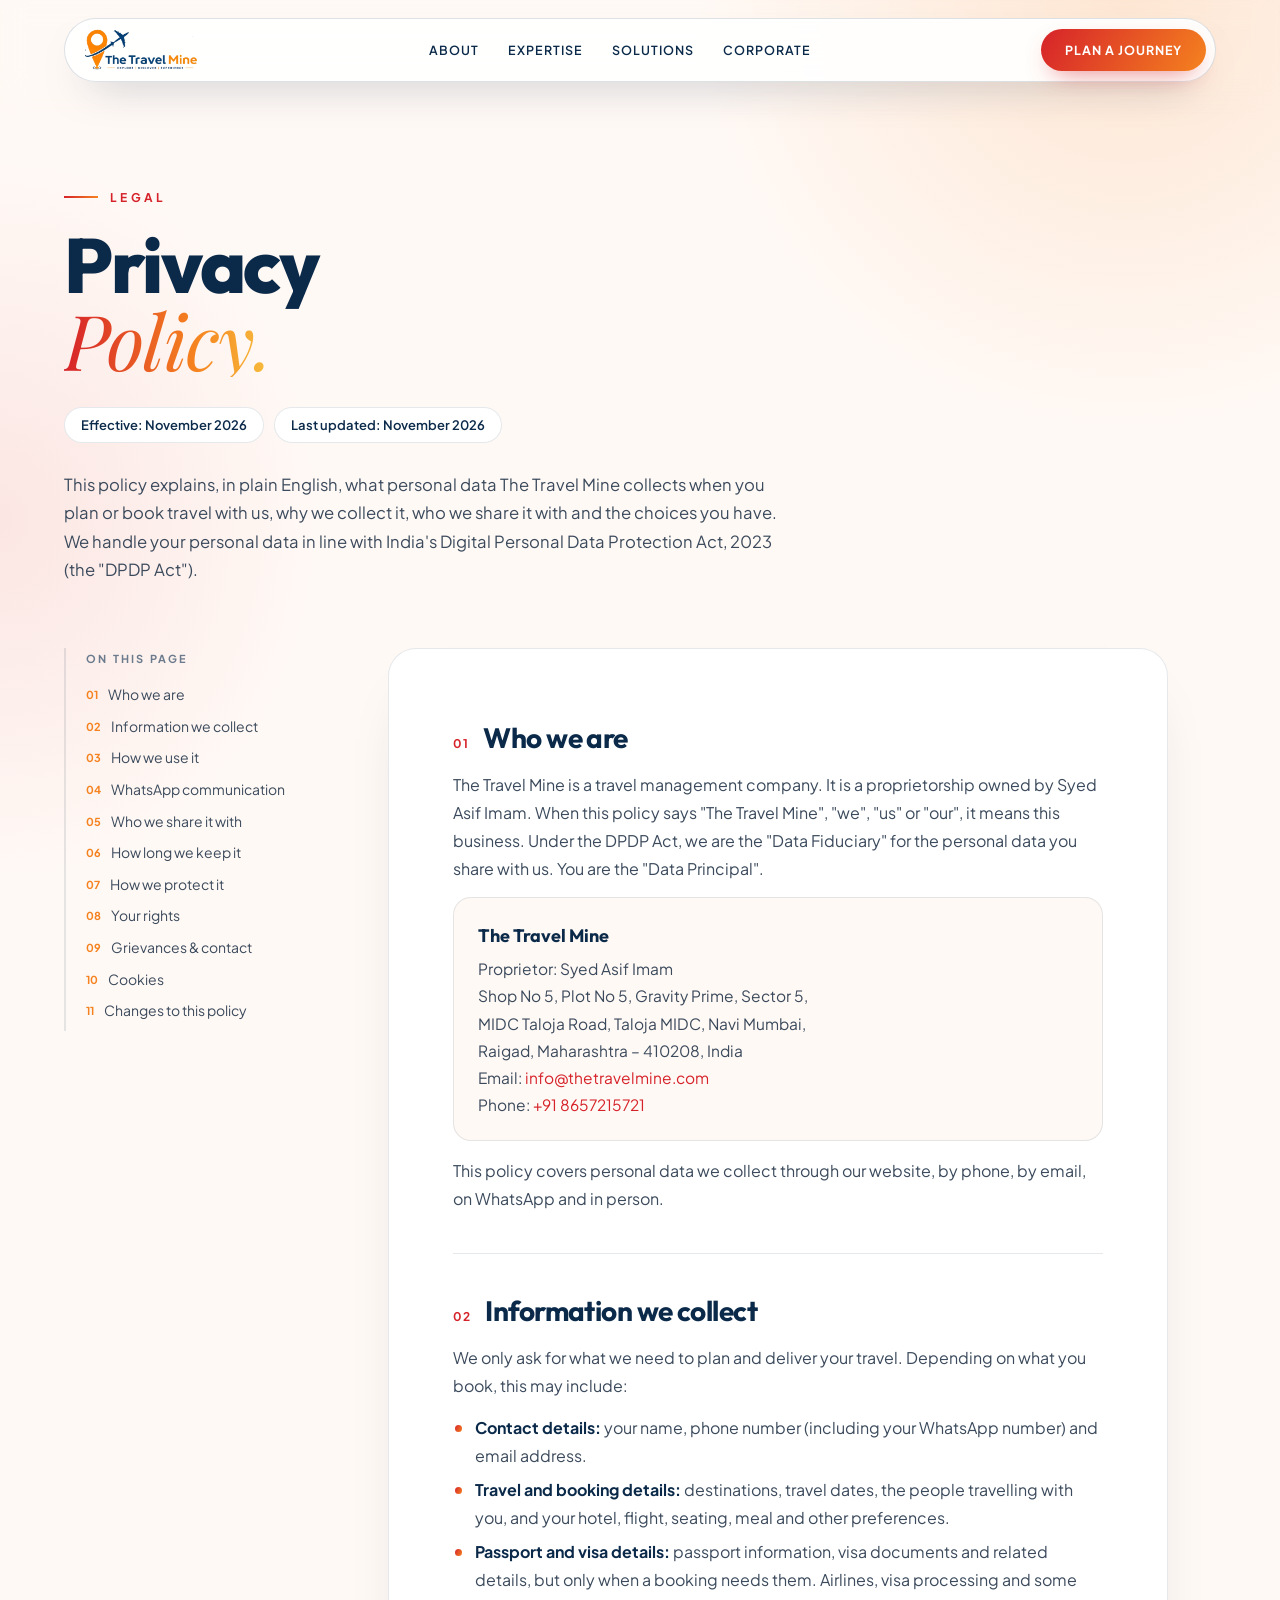
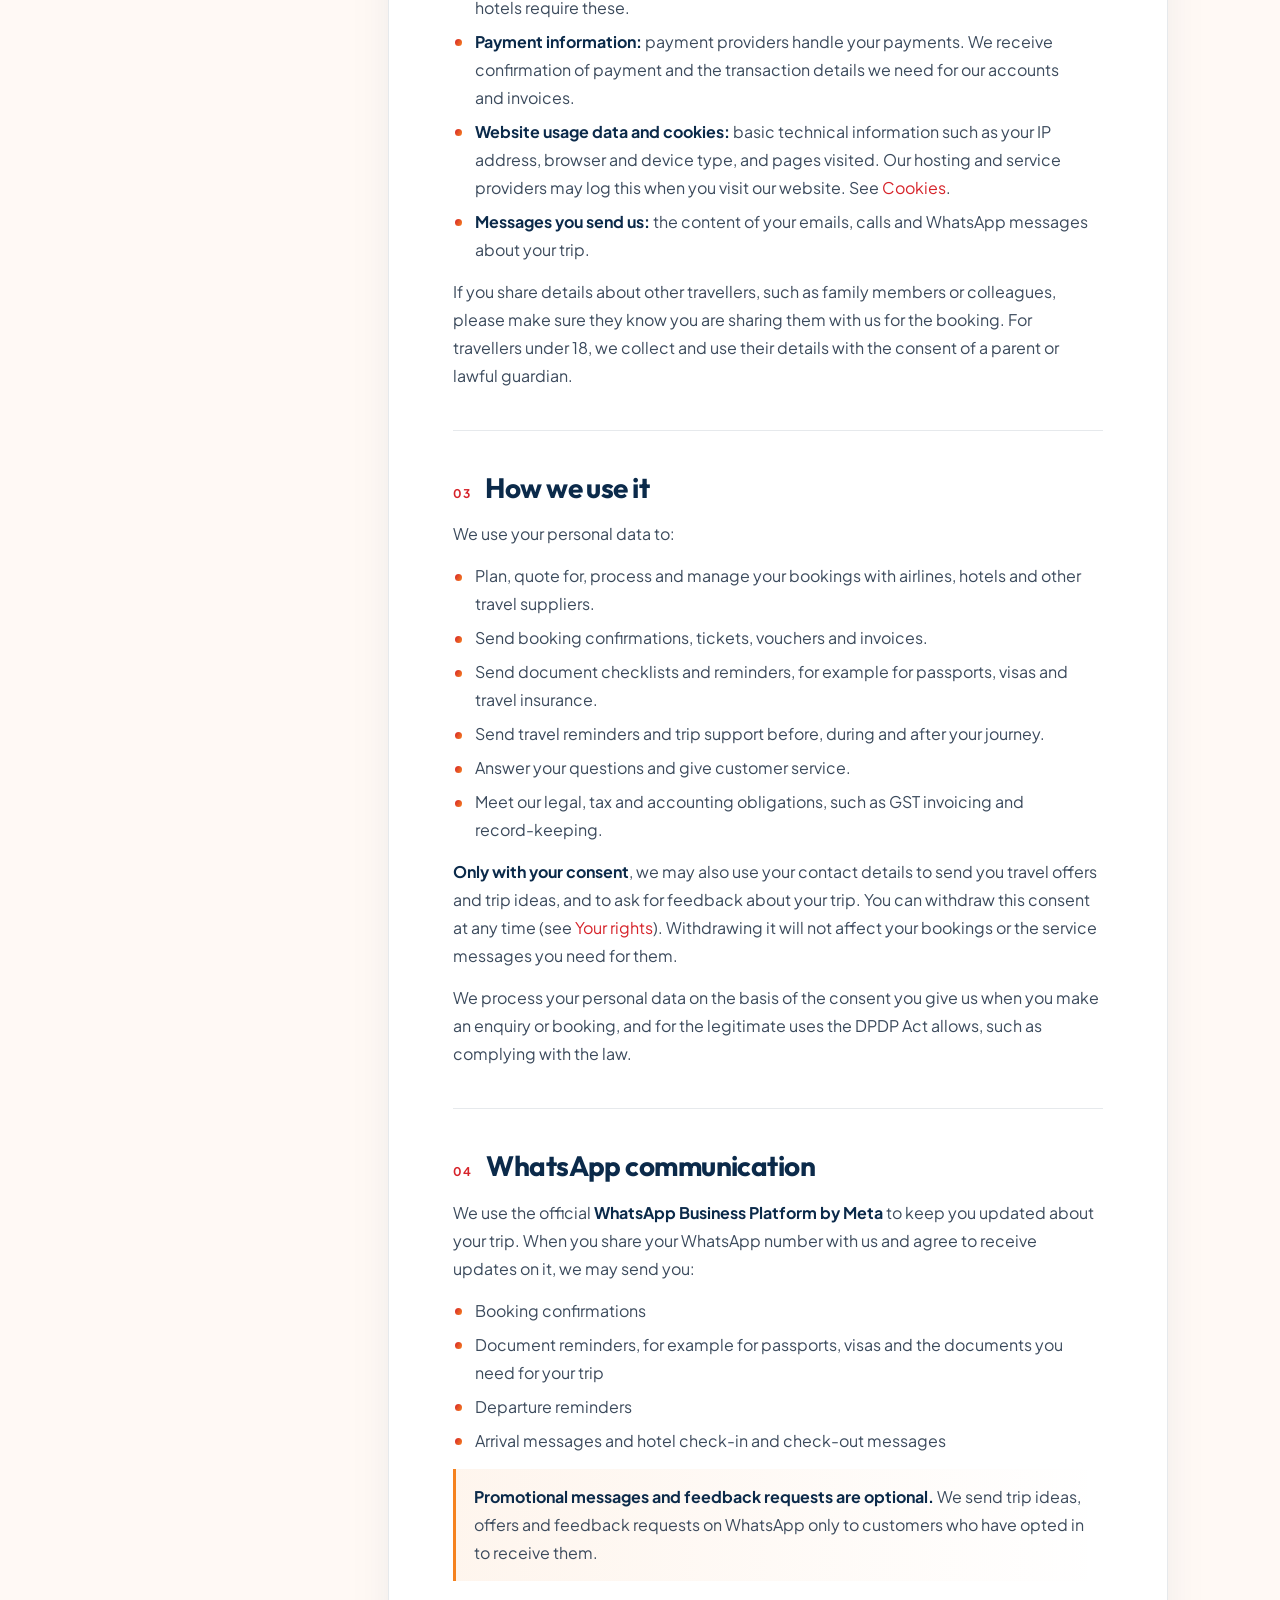
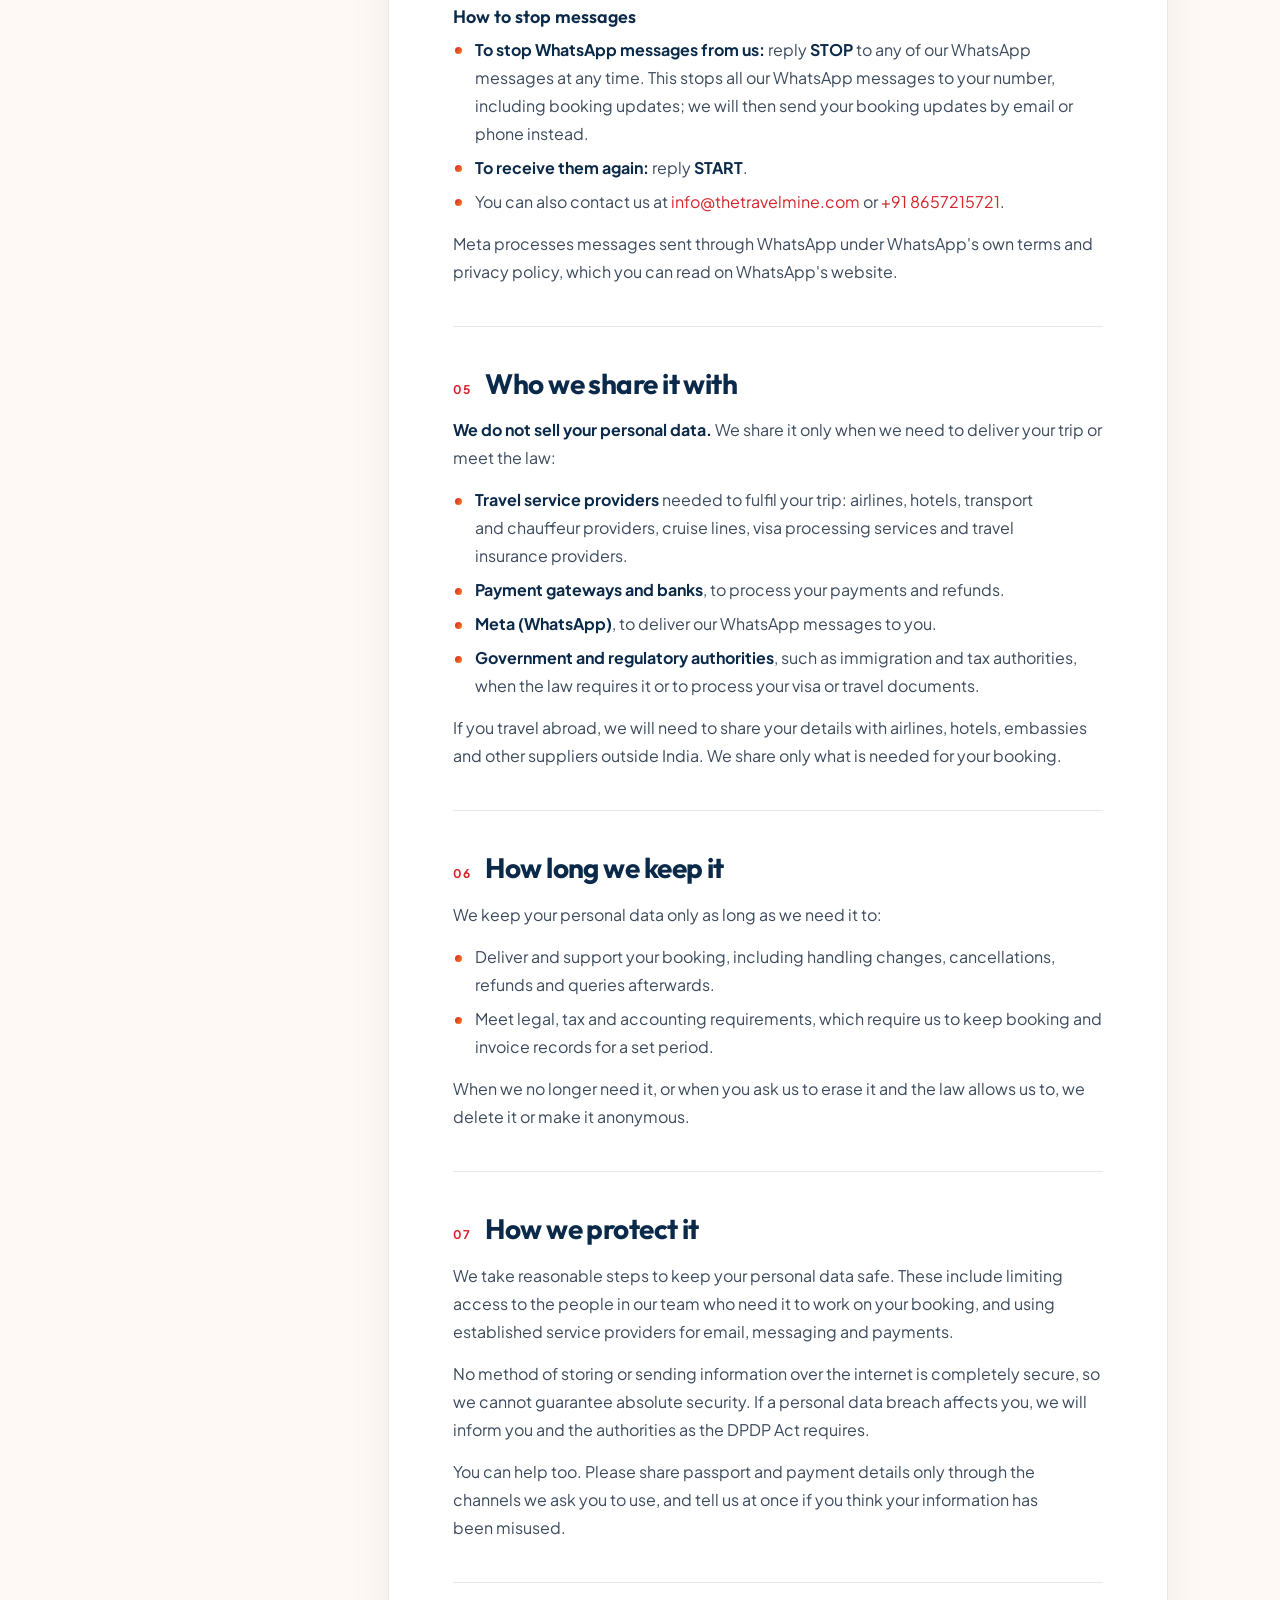
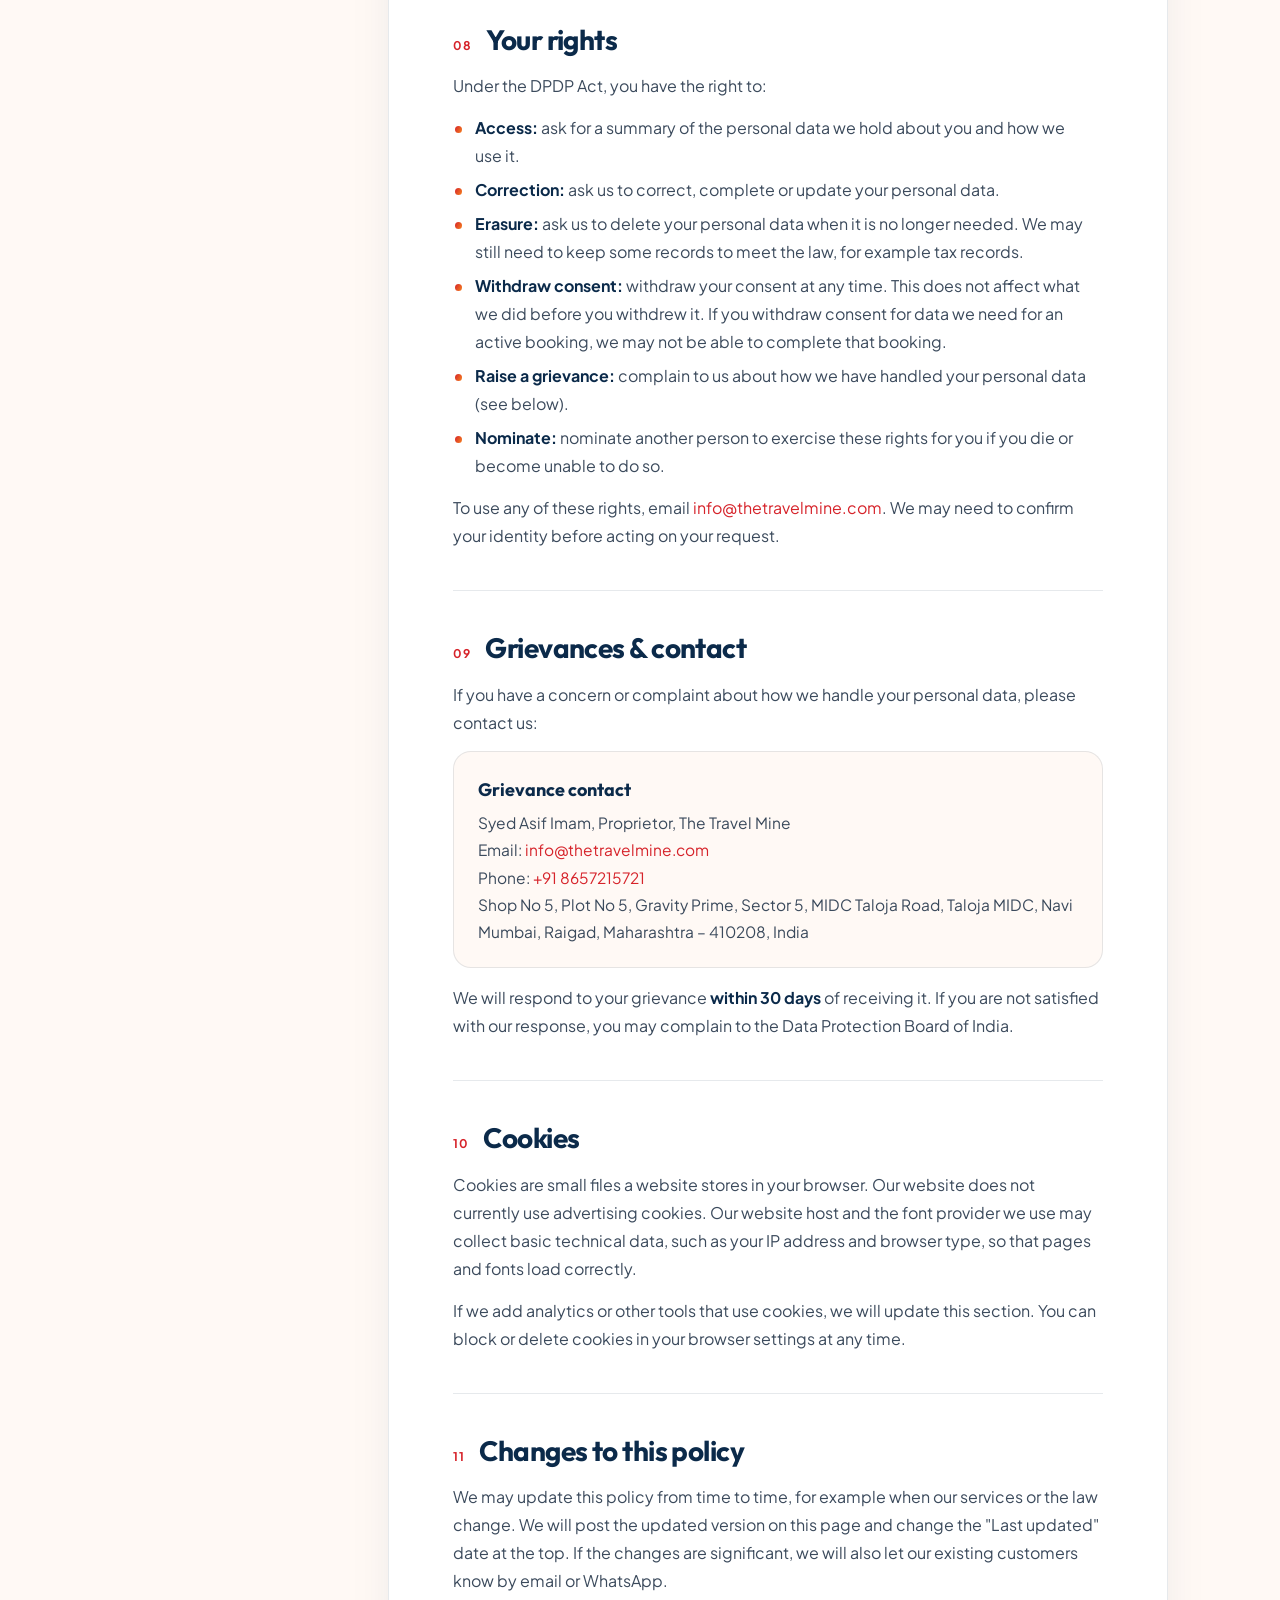
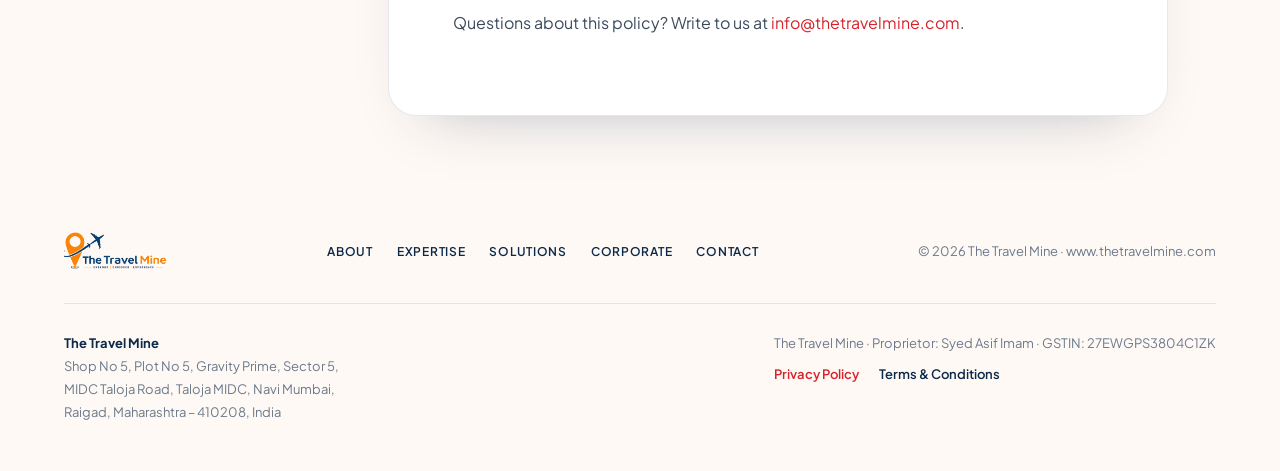
<file: privacy-policy/index.html>
<!DOCTYPE html>
<html lang="en-IN">
<head>
<meta charset="utf-8">
<meta name="viewport" content="width=device-width, initial-scale=1">
<title>Privacy Policy | The Travel Mine</title>
<meta name="description" content="How The Travel Mine collects, uses, shares and protects your personal data, including WhatsApp communication, in line with India's Digital Personal Data Protection Act, 2023.">
<link rel="canonical" href="https://thetravelmine.com/privacy-policy/">
<link rel="preconnect" href="https://fonts.googleapis.com">
<link href="https://fonts.googleapis.com/css2?family=Outfit:wght@300;400;500;600;700;800&family=Plus+Jakarta+Sans:wght@400;500;600;700&family=Playfair+Display:ital,wght@1,400;1,500&display=swap" rel="stylesheet">
<link rel="stylesheet" href="../assets/legal.css">
<script src="../site-config.js" defer></script>
</head>
<body>

<header class="ttm-nav">
  <div class="ttm-nav-in">
    <a href="../" class="ttm-logo" aria-label="The Travel Mine — home"><img src="../assets/logo-clean.png" alt="The Travel Mine"></a>
    <nav class="ttm-links" aria-label="Main">
      <a href="../#about">About</a>
      <a href="../#expertise">Expertise</a>
      <a href="../#solutions">Solutions</a>
      <a href="../#corporate">Corporate</a>
    </nav>
    <a href="../#contact" class="ttm-cta">Plan a journey</a>
  </div>
</header>

<main>
  <div class="lg-hero">
    <div class="lg-eyebrow"><span></span>Legal</div>
    <h1>Privacy <em>Policy.</em></h1>
    <div class="lg-meta"><span>Effective: November 2026</span><span>Last updated: November 2026</span></div>
    <p class="lg-intro">This policy explains, in plain English, what personal data The Travel Mine collects when you plan or book travel with us, why we collect it, who we share it with and the choices you have. We handle your personal data in line with India's Digital Personal Data Protection Act, 2023 (the "DPDP Act").</p>
  </div>

  <div class="lg-wrap">
    <aside class="lg-toc" aria-label="On this page">
      <b>On this page</b>
      <ol>
        <li><a href="#who-we-are">Who we are</a></li>
        <li><a href="#information-we-collect">Information we collect</a></li>
        <li><a href="#how-we-use-it">How we use it</a></li>
        <li><a href="#whatsapp">WhatsApp communication</a></li>
        <li><a href="#sharing">Who we share it with</a></li>
        <li><a href="#retention">How long we keep it</a></li>
        <li><a href="#security">How we protect it</a></li>
        <li><a href="#your-rights">Your rights</a></li>
        <li><a href="#grievance">Grievances &amp; contact</a></li>
        <li><a href="#cookies">Cookies</a></li>
        <li><a href="#changes">Changes to this policy</a></li>
      </ol>
    </aside>

    <article class="lg-doc">
      <section id="who-we-are">
        <h2>Who we are</h2>
        <p>The Travel Mine is a travel management company. It is a proprietorship owned by Syed Asif Imam. When this policy says "The Travel Mine", "we", "us" or "our", it means this business. Under the DPDP Act, we are the "Data Fiduciary" for the personal data you share with us. You are the "Data Principal".</p>
        <div class="lg-card">
          <strong>The Travel Mine</strong>
          Proprietor: Syed Asif Imam<br>
          Shop No 5, Plot No 5, Gravity Prime, Sector 5,<br>
          MIDC Taloja Road, Taloja MIDC, Navi Mumbai,<br>
          Raigad, Maharashtra – 410208, India<br>
          Email: <a href="mailto:info@thetravelmine.com">info@thetravelmine.com</a><br>
          Phone: <a href="tel:+918657215721">+91 8657215721</a>
        </div>
        <p>This policy covers personal data we collect through our website, by phone, by email, on WhatsApp and in person.</p>
      </section>

      <section id="information-we-collect">
        <h2>Information we collect</h2>
        <p>We only ask for what we need to plan and deliver your travel. Depending on what you book, this may include:</p>
        <ul>
          <li><strong>Contact details:</strong> your name, phone number (including your WhatsApp number) and email address.</li>
          <li><strong>Travel and booking details:</strong> destinations, travel dates, the people travelling with you, and your hotel, flight, seating, meal and other preferences.</li>
          <li><strong>Passport and visa details:</strong> passport information, visa documents and related details, but only when a booking needs them. Airlines, visa processing and some hotels require these.</li>
          <li><strong>Payment information:</strong> payment providers handle your payments. We receive confirmation of payment and the transaction details we need for our accounts and invoices.</li>
          <li><strong>Website usage data and cookies:</strong> basic technical information such as your IP address, browser and device type, and pages visited. Our hosting and service providers may log this when you visit our website. See <a href="#cookies">Cookies</a>.</li>
          <li><strong>Messages you send us:</strong> the content of your emails, calls and WhatsApp messages about your trip.</li>
        </ul>
        <p>If you share details about other travellers, such as family members or colleagues, please make sure they know you are sharing them with us for the booking. For travellers under 18, we collect and use their details with the consent of a parent or lawful guardian.</p>
      </section>

      <section id="how-we-use-it">
        <h2>How we use it</h2>
        <p>We use your personal data to:</p>
        <ul>
          <li>Plan, quote for, process and manage your bookings with airlines, hotels and other travel suppliers.</li>
          <li>Send booking confirmations, tickets, vouchers and invoices.</li>
          <li>Send document checklists and reminders, for example for passports, visas and travel insurance.</li>
          <li>Send travel reminders and trip support before, during and after your journey.</li>
          <li>Answer your questions and give customer service.</li>
          <li>Meet our legal, tax and accounting obligations, such as GST invoicing and record-keeping.</li>
        </ul>
        <p><strong>Only with your consent</strong>, we may also use your contact details to send you travel offers and trip ideas, and to ask for feedback about your trip. You can withdraw this consent at any time (see <a href="#your-rights">Your rights</a>). Withdrawing it will not affect your bookings or the service messages you need for them.</p>
        <p>We process your personal data on the basis of the consent you give us when you make an enquiry or booking, and for the legitimate uses the DPDP Act allows, such as complying with the law.</p>
      </section>

      <section id="whatsapp">
        <h2>WhatsApp communication</h2>
        <p>We use the official <strong>WhatsApp Business Platform by Meta</strong> to keep you updated about your trip. When you share your WhatsApp number with us and agree to receive updates on it, we may send you:</p>
        <ul>
          <li>Booking confirmations</li>
          <li>Document reminders, for example for passports, visas and the documents you need for your trip</li>
          <li>Departure reminders</li>
          <li>Arrival messages and hotel check-in and check-out messages</li>
        </ul>
        <div class="lg-note">
          <p><strong>Promotional messages and feedback requests are optional.</strong> We send trip ideas, offers and feedback requests on WhatsApp only to customers who have opted in to receive them.</p>
        </div>
        <h3>How to stop messages</h3>
        <ul>
          <li><strong>To stop WhatsApp messages from us:</strong> reply <strong>STOP</strong> to any of our WhatsApp messages at any time. This stops all our WhatsApp messages to your number, including booking updates; we will then send your booking updates by email or phone instead.</li>
          <li><strong>To receive them again:</strong> reply <strong>START</strong>.</li>
          <li>You can also contact us at <a href="mailto:info@thetravelmine.com">info@thetravelmine.com</a> or <a href="tel:+918657215721">+91 8657215721</a>.</li>
        </ul>
        <p>Meta processes messages sent through WhatsApp under WhatsApp's own terms and privacy policy, which you can read on WhatsApp's website.</p>
      </section>

      <section id="sharing">
        <h2>Who we share it with</h2>
        <p><strong>We do not sell your personal data.</strong> We share it only when we need to deliver your trip or meet the law:</p>
        <ul>
          <li><strong>Travel service providers</strong> needed to fulfil your trip: airlines, hotels, transport and chauffeur providers, cruise lines, visa processing services and travel insurance providers.</li>
          <li><strong>Payment gateways and banks</strong>, to process your payments and refunds.</li>
          <li><strong>Meta (WhatsApp)</strong>, to deliver our WhatsApp messages to you.</li>
          <li><strong>Government and regulatory authorities</strong>, such as immigration and tax authorities, when the law requires it or to process your visa or travel documents.</li>
        </ul>
        <p>If you travel abroad, we will need to share your details with airlines, hotels, embassies and other suppliers outside India. We share only what is needed for your booking.</p>
      </section>

      <section id="retention">
        <h2>How long we keep it</h2>
        <p>We keep your personal data only as long as we need it to:</p>
        <ul>
          <li>Deliver and support your booking, including handling changes, cancellations, refunds and queries afterwards.</li>
          <li>Meet legal, tax and accounting requirements, which require us to keep booking and invoice records for a set period.</li>
        </ul>
        <p>When we no longer need it, or when you ask us to erase it and the law allows us to, we delete it or make it anonymous.</p>
      </section>

      <section id="security">
        <h2>How we protect it</h2>
        <p>We take reasonable steps to keep your personal data safe. These include limiting access to the people in our team who need it to work on your booking, and using established service providers for email, messaging and payments.</p>
        <p>No method of storing or sending information over the internet is completely secure, so we cannot guarantee absolute security. If a personal data breach affects you, we will inform you and the authorities as the DPDP Act requires.</p>
        <p>You can help too. Please share passport and payment details only through the channels we ask you to use, and tell us at once if you think your information has been misused.</p>
      </section>

      <section id="your-rights">
        <h2>Your rights</h2>
        <p>Under the DPDP Act, you have the right to:</p>
        <ul>
          <li><strong>Access:</strong> ask for a summary of the personal data we hold about you and how we use it.</li>
          <li><strong>Correction:</strong> ask us to correct, complete or update your personal data.</li>
          <li><strong>Erasure:</strong> ask us to delete your personal data when it is no longer needed. We may still need to keep some records to meet the law, for example tax records.</li>
          <li><strong>Withdraw consent:</strong> withdraw your consent at any time. This does not affect what we did before you withdrew it. If you withdraw consent for data we need for an active booking, we may not be able to complete that booking.</li>
          <li><strong>Raise a grievance:</strong> complain to us about how we have handled your personal data (see below).</li>
          <li><strong>Nominate:</strong> nominate another person to exercise these rights for you if you die or become unable to do so.</li>
        </ul>
        <p>To use any of these rights, email <a href="mailto:info@thetravelmine.com">info@thetravelmine.com</a>. We may need to confirm your identity before acting on your request.</p>
      </section>

      <section id="grievance">
        <h2>Grievances &amp; contact</h2>
        <p>If you have a concern or complaint about how we handle your personal data, please contact us:</p>
        <div class="lg-card">
          <strong>Grievance contact</strong>
          Syed Asif Imam, Proprietor, The Travel Mine<br>
          Email: <a href="mailto:info@thetravelmine.com">info@thetravelmine.com</a><br>
          Phone: <a href="tel:+918657215721">+91 8657215721</a><br>
          Shop No 5, Plot No 5, Gravity Prime, Sector 5, MIDC Taloja Road, Taloja MIDC, Navi Mumbai, Raigad, Maharashtra – 410208, India
        </div>
        <p>We will respond to your grievance <strong>within 30 days</strong> of receiving it. If you are not satisfied with our response, you may complain to the Data Protection Board of India.</p>
      </section>

      <section id="cookies">
        <h2>Cookies</h2>
        <p>Cookies are small files a website stores in your browser. Our website does not currently use advertising cookies. Our website host and the font provider we use may collect basic technical data, such as your IP address and browser type, so that pages and fonts load correctly.</p>
        <p>If we add analytics or other tools that use cookies, we will update this section. You can block or delete cookies in your browser settings at any time.</p>
      </section>

      <section id="changes">
        <h2>Changes to this policy</h2>
        <p>We may update this policy from time to time, for example when our services or the law change. We will post the updated version on this page and change the "Last updated" date at the top. If the changes are significant, we will also let our existing customers know by email or WhatsApp.</p>
        <p>Questions about this policy? Write to us at <a href="mailto:info@thetravelmine.com">info@thetravelmine.com</a>.</p>
      </section>
    </article>
  </div>
</main>

<footer class="ttm-footer">
  <div class="row">
    <a href="../" aria-label="The Travel Mine — home"><img src="../assets/logo-clean.png" alt="The Travel Mine" loading="lazy" style="height:40px;width:auto;display:block"></a>
    <div class="links"><a href="../#about">About</a><a href="../#expertise">Expertise</a><a href="../#solutions">Solutions</a><a href="../#corporate">Corporate</a><a href="../#contact">Contact</a></div>
    <div>© 2026 The Travel Mine · www.thetravelmine.com</div>
  </div>
  <div class="row">
    <div class="addr"><b>The Travel Mine</b>Shop No 5, Plot No 5, Gravity Prime, Sector 5,<br>MIDC Taloja Road, Taloja MIDC, Navi Mumbai,<br>Raigad, Maharashtra – 410208, India</div>
    <div class="legal">
      <div>The Travel Mine · Proprietor: Syed Asif Imam · GSTIN: 27EWGPS3804C1ZK</div>
      <div class="legal-links"><a href="../privacy-policy/" aria-current="page">Privacy Policy</a><a href="../terms/">Terms &amp; Conditions</a></div>
      <div class="social" data-social-slot="footer"></div>
    </div>
  </div>
</footer>

</body>
</html>
</file>
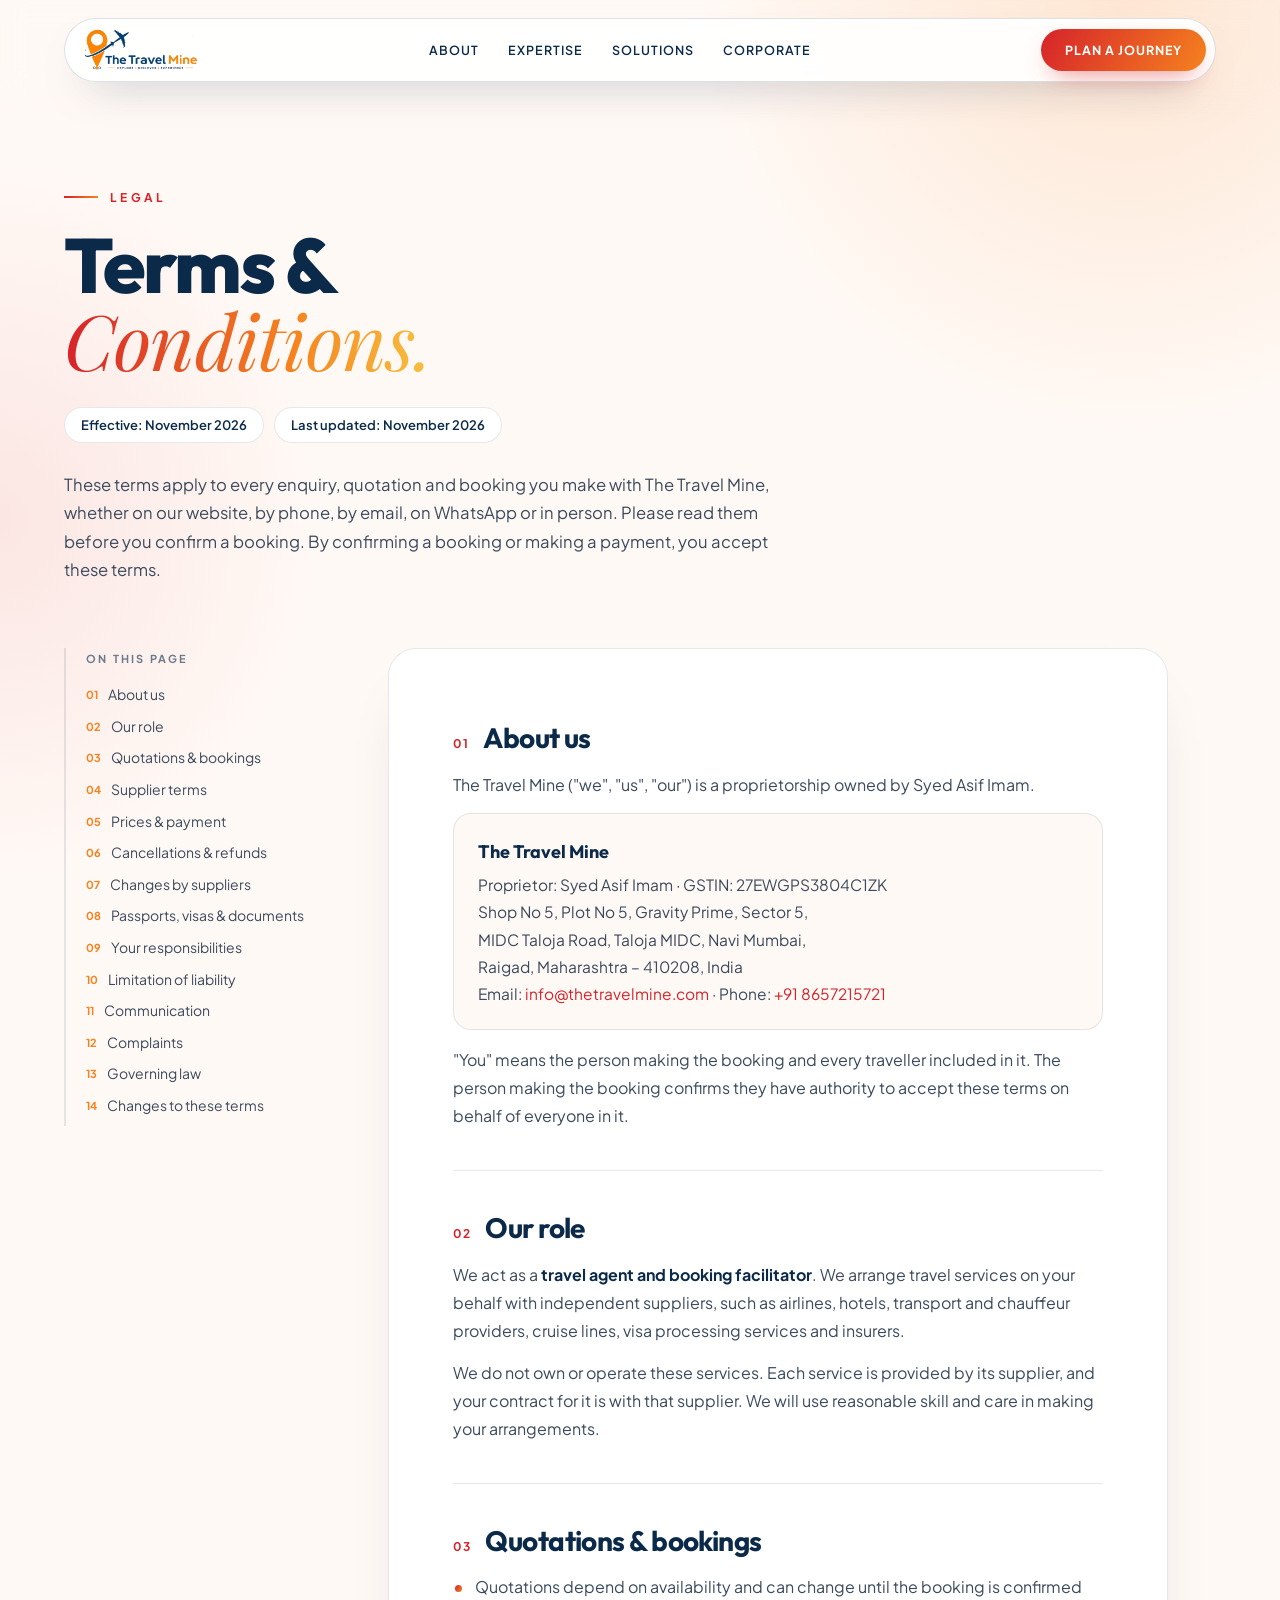
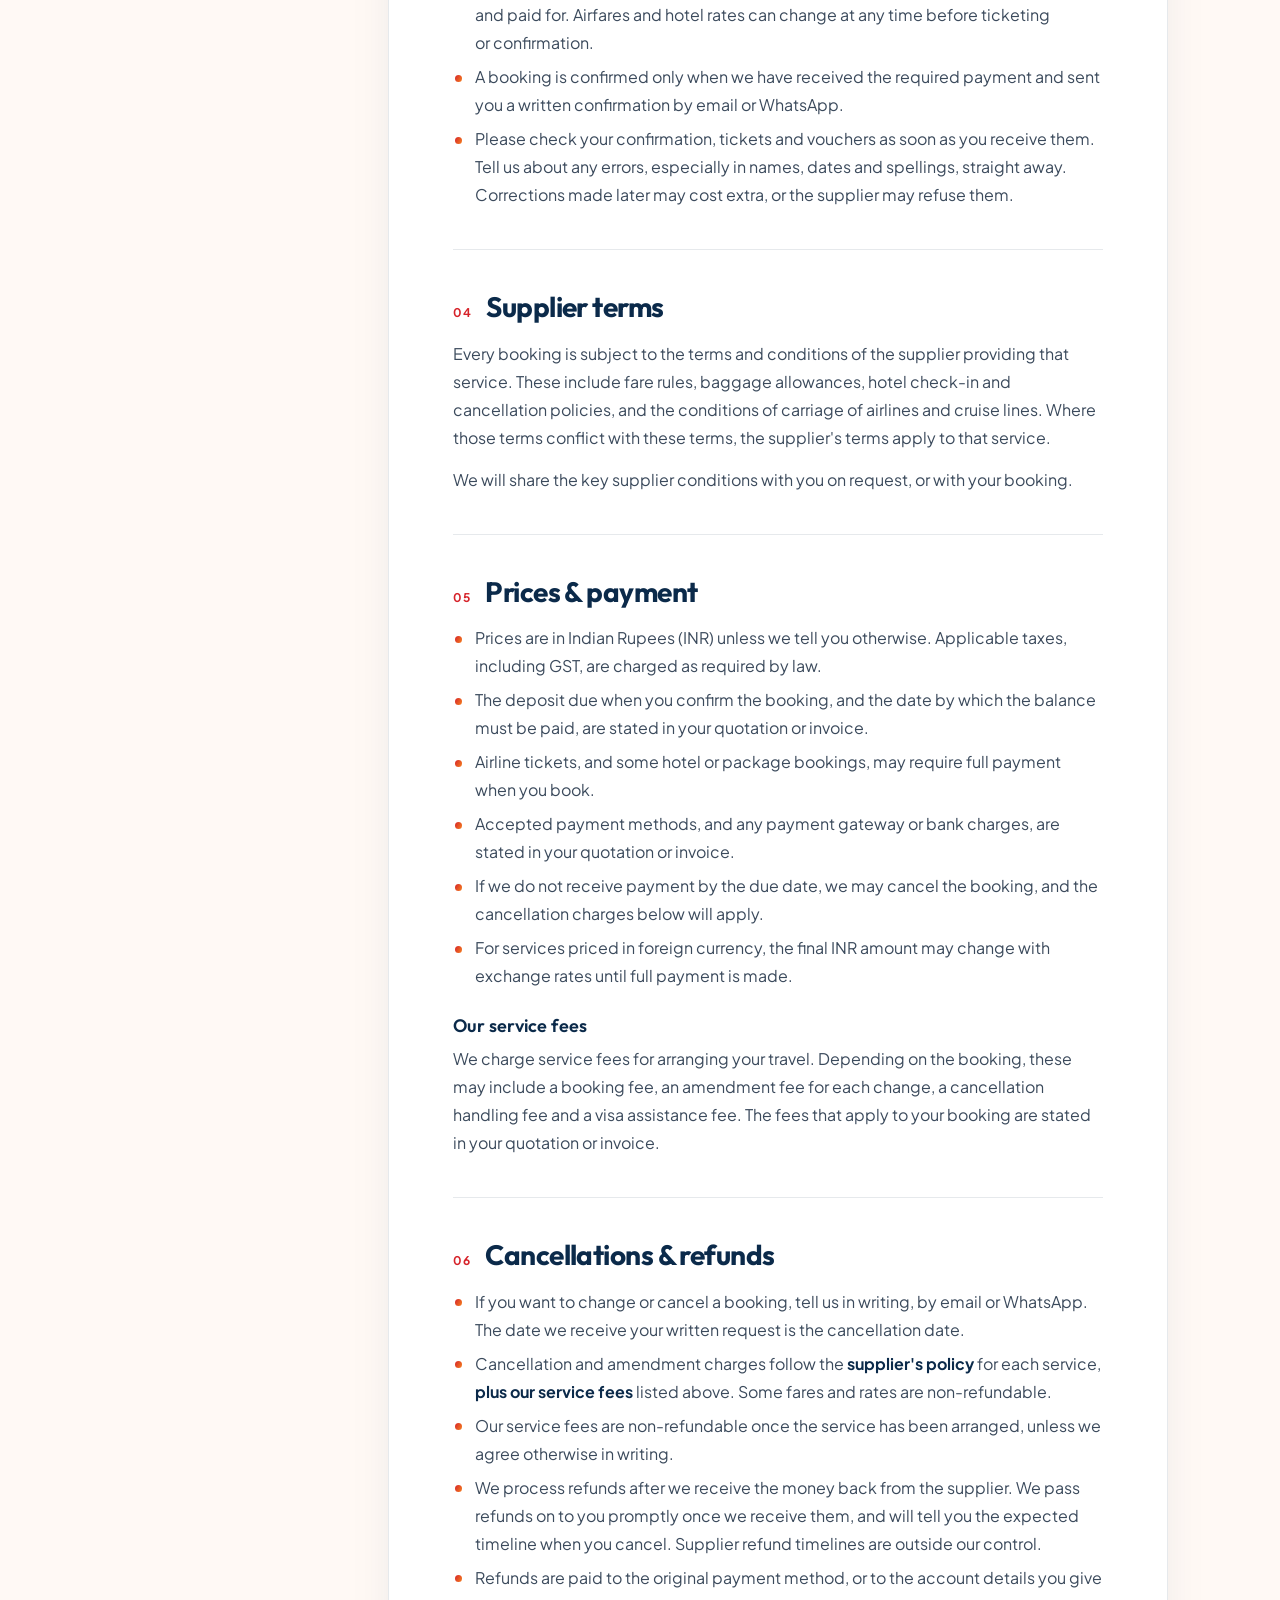
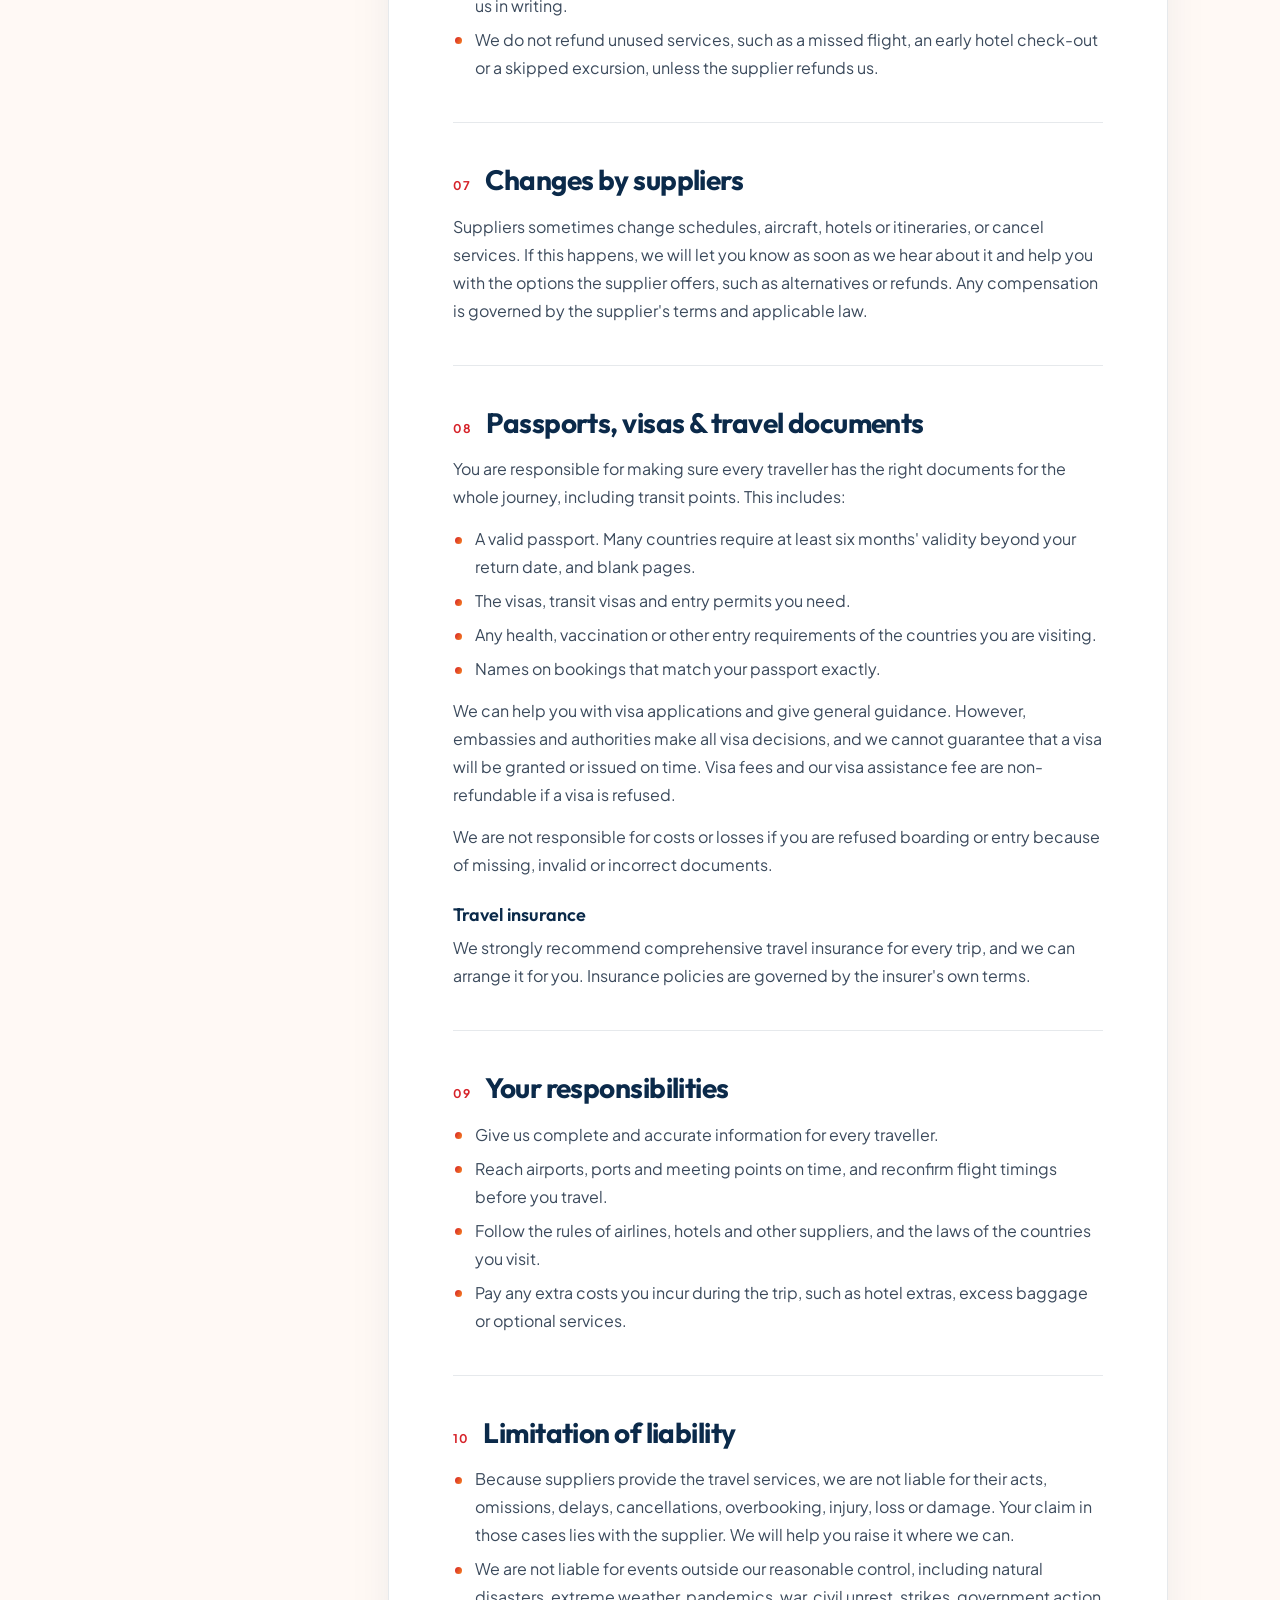
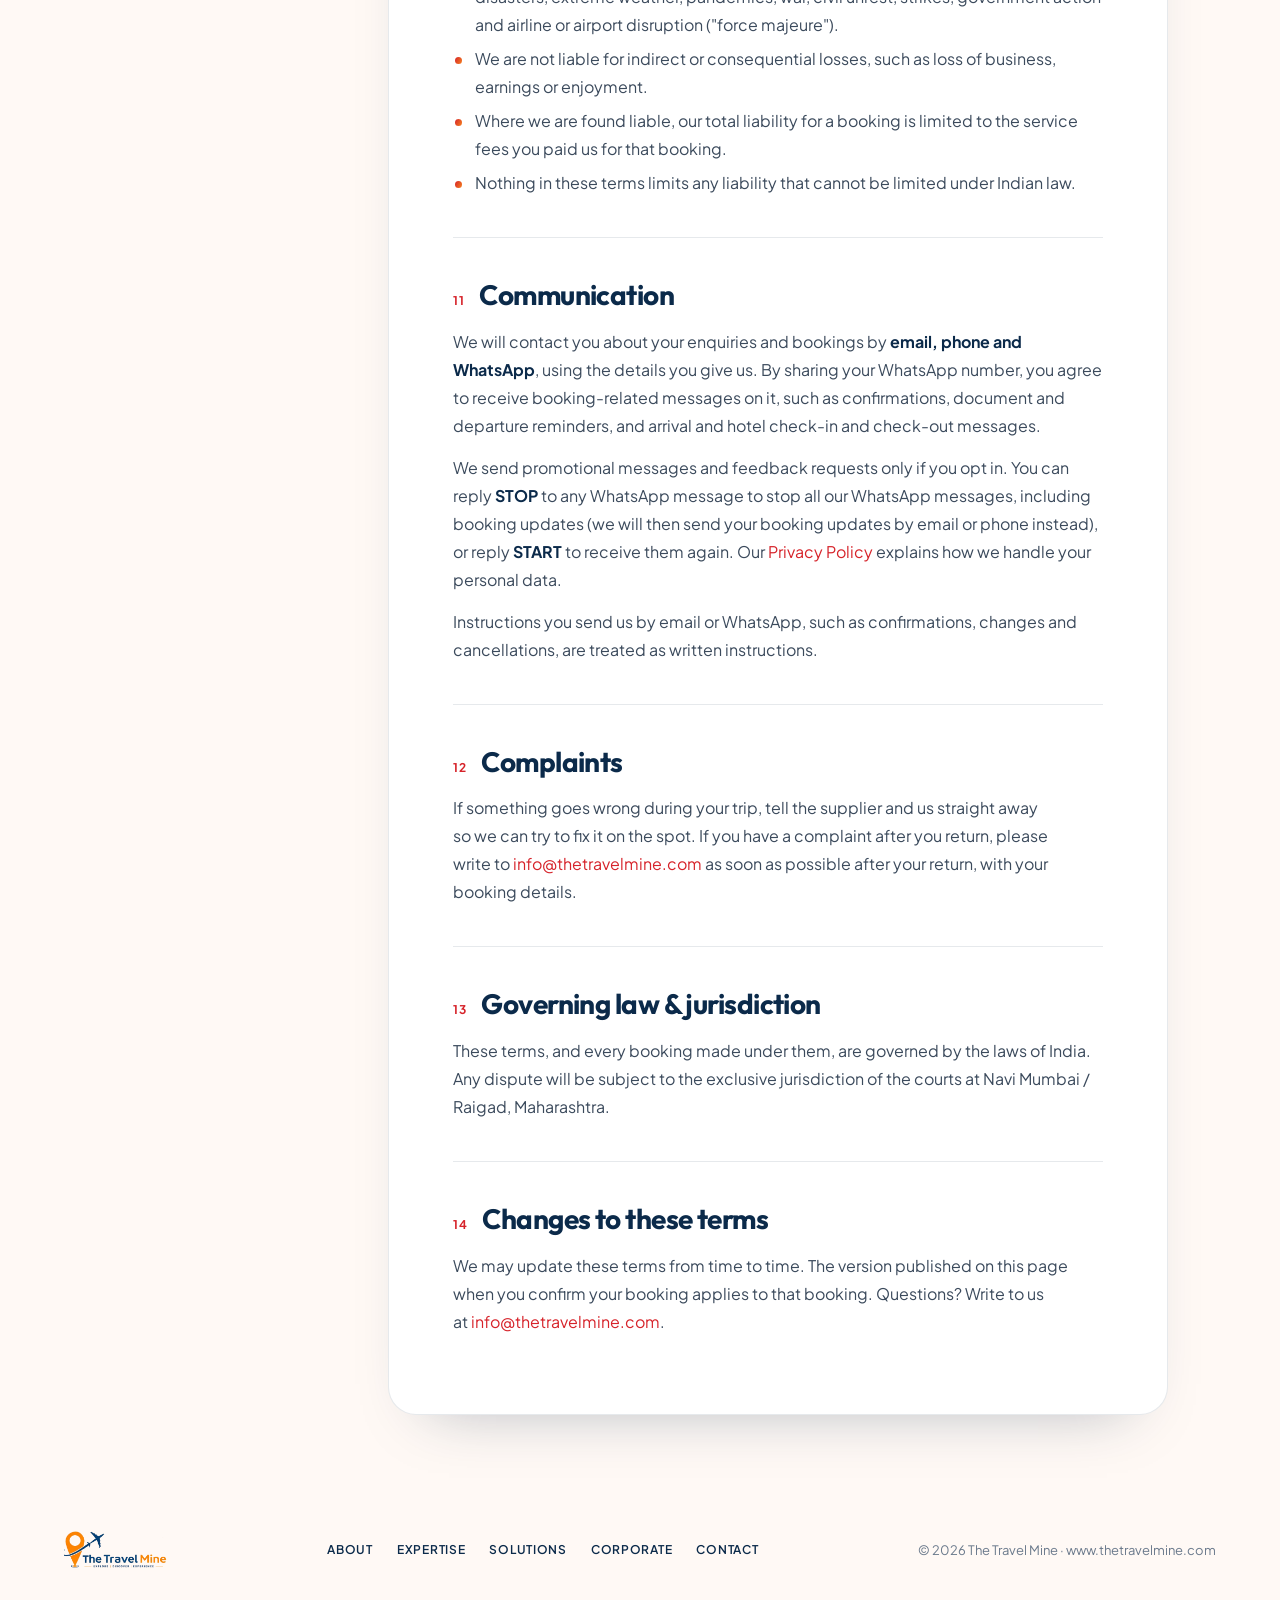
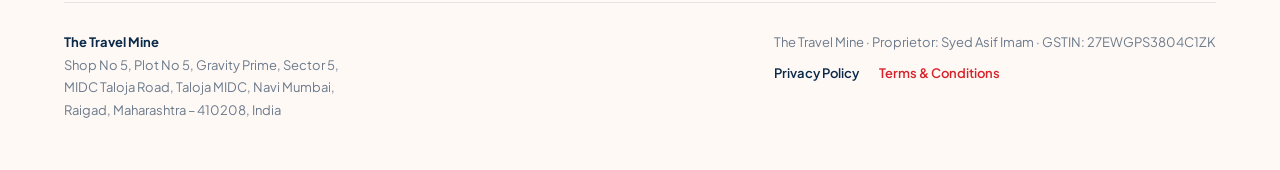
<file: terms/index.html>
<!DOCTYPE html>
<html lang="en-IN">
<head>
<meta charset="utf-8">
<meta name="viewport" content="width=device-width, initial-scale=1">
<title>Terms &amp; Conditions | The Travel Mine</title>
<meta name="description" content="Terms and conditions for travel bookings and services arranged through The Travel Mine, Navi Mumbai.">
<link rel="canonical" href="https://thetravelmine.com/terms/">
<link rel="preconnect" href="https://fonts.googleapis.com">
<link href="https://fonts.googleapis.com/css2?family=Outfit:wght@300;400;500;600;700;800&family=Plus+Jakarta+Sans:wght@400;500;600;700&family=Playfair+Display:ital,wght@1,400;1,500&display=swap" rel="stylesheet">
<link rel="stylesheet" href="../assets/legal.css">
<script src="../site-config.js" defer></script>
</head>
<body>

<header class="ttm-nav">
  <div class="ttm-nav-in">
    <a href="../" class="ttm-logo" aria-label="The Travel Mine — home"><img src="../assets/logo-clean.png" alt="The Travel Mine"></a>
    <nav class="ttm-links" aria-label="Main">
      <a href="../#about">About</a>
      <a href="../#expertise">Expertise</a>
      <a href="../#solutions">Solutions</a>
      <a href="../#corporate">Corporate</a>
    </nav>
    <a href="../#contact" class="ttm-cta">Plan a journey</a>
  </div>
</header>

<main>
  <div class="lg-hero">
    <div class="lg-eyebrow"><span></span>Legal</div>
    <h1>Terms &amp; <em>Conditions.</em></h1>
    <div class="lg-meta"><span>Effective: November 2026</span><span>Last updated: November 2026</span></div>
    <p class="lg-intro">These terms apply to every enquiry, quotation and booking you make with The Travel Mine, whether on our website, by phone, by email, on WhatsApp or in person. Please read them before you confirm a booking. By confirming a booking or making a payment, you accept these terms.</p>
  </div>

  <div class="lg-wrap">
    <aside class="lg-toc" aria-label="On this page">
      <b>On this page</b>
      <ol>
        <li><a href="#about-us">About us</a></li>
        <li><a href="#our-role">Our role</a></li>
        <li><a href="#bookings">Quotations &amp; bookings</a></li>
        <li><a href="#supplier-terms">Supplier terms</a></li>
        <li><a href="#payment">Prices &amp; payment</a></li>
        <li><a href="#cancellations">Cancellations &amp; refunds</a></li>
        <li><a href="#supplier-changes">Changes by suppliers</a></li>
        <li><a href="#documents">Passports, visas &amp; documents</a></li>
        <li><a href="#responsibilities">Your responsibilities</a></li>
        <li><a href="#liability">Limitation of liability</a></li>
        <li><a href="#communication">Communication</a></li>
        <li><a href="#complaints">Complaints</a></li>
        <li><a href="#law">Governing law</a></li>
        <li><a href="#changes">Changes to these terms</a></li>
      </ol>
    </aside>

    <article class="lg-doc">
      <section id="about-us">
        <h2>About us</h2>
        <p>The Travel Mine ("we", "us", "our") is a proprietorship owned by Syed Asif Imam.</p>
        <div class="lg-card">
          <strong>The Travel Mine</strong>
          Proprietor: Syed Asif Imam · GSTIN: 27EWGPS3804C1ZK<br>
          Shop No 5, Plot No 5, Gravity Prime, Sector 5,<br>
          MIDC Taloja Road, Taloja MIDC, Navi Mumbai,<br>
          Raigad, Maharashtra – 410208, India<br>
          Email: <a href="mailto:info@thetravelmine.com">info@thetravelmine.com</a> · Phone: <a href="tel:+918657215721">+91 8657215721</a>
        </div>
        <p>"You" means the person making the booking and every traveller included in it. The person making the booking confirms they have authority to accept these terms on behalf of everyone in it.</p>
      </section>

      <section id="our-role">
        <h2>Our role</h2>
        <p>We act as a <strong>travel agent and booking facilitator</strong>. We arrange travel services on your behalf with independent suppliers, such as airlines, hotels, transport and chauffeur providers, cruise lines, visa processing services and insurers.</p>
        <p>We do not own or operate these services. Each service is provided by its supplier, and your contract for it is with that supplier. We will use reasonable skill and care in making your arrangements.</p>
      </section>

      <section id="bookings">
        <h2>Quotations &amp; bookings</h2>
        <ul>
          <li>Quotations depend on availability and can change until the booking is confirmed and paid for. Airfares and hotel rates can change at any time before ticketing or confirmation.</li>
          <li>A booking is confirmed only when we have received the required payment and sent you a written confirmation by email or WhatsApp.</li>
          <li>Please check your confirmation, tickets and vouchers as soon as you receive them. Tell us about any errors, especially in names, dates and spellings, straight away. Corrections made later may cost extra, or the supplier may refuse them.</li>
        </ul>
      </section>

      <section id="supplier-terms">
        <h2>Supplier terms</h2>
        <p>Every booking is subject to the terms and conditions of the supplier providing that service. These include fare rules, baggage allowances, hotel check-in and cancellation policies, and the conditions of carriage of airlines and cruise lines. Where those terms conflict with these terms, the supplier's terms apply to that service.</p>
        <p>We will share the key supplier conditions with you on request, or with your booking.</p>
      </section>

      <section id="payment">
        <h2>Prices &amp; payment</h2>
        <ul>
          <li>Prices are in Indian Rupees (INR) unless we tell you otherwise. Applicable taxes, including GST, are charged as required by law.</li>
          <li>The deposit due when you confirm the booking, and the date by which the balance must be paid, are stated in your quotation or invoice.</li>
          <li>Airline tickets, and some hotel or package bookings, may require full payment when you book.</li>
          <li>Accepted payment methods, and any payment gateway or bank charges, are stated in your quotation or invoice.</li>
          <li>If we do not receive payment by the due date, we may cancel the booking, and the cancellation charges below will apply.</li>
          <li>For services priced in foreign currency, the final INR amount may change with exchange rates until full payment is made.</li>
        </ul>
        <h3>Our service fees</h3>
        <p>We charge service fees for arranging your travel. Depending on the booking, these may include a booking fee, an amendment fee for each change, a cancellation handling fee and a visa assistance fee. The fees that apply to your booking are stated in your quotation or invoice.</p>
      </section>

      <section id="cancellations">
        <h2>Cancellations &amp; refunds</h2>
        <ul>
          <li>If you want to change or cancel a booking, tell us in writing, by email or WhatsApp. The date we receive your written request is the cancellation date.</li>
          <li>Cancellation and amendment charges follow the <strong>supplier's policy</strong> for each service, <strong>plus our service fees</strong> listed above. Some fares and rates are non-refundable.</li>
          <li>Our service fees are non-refundable once the service has been arranged, unless we agree otherwise in writing.</li>
          <li>We process refunds after we receive the money back from the supplier. We pass refunds on to you promptly once we receive them, and will tell you the expected timeline when you cancel. Supplier refund timelines are outside our control.</li>
          <li>Refunds are paid to the original payment method, or to the account details you give us in writing.</li>
          <li>We do not refund unused services, such as a missed flight, an early hotel check-out or a skipped excursion, unless the supplier refunds us.</li>
        </ul>
      </section>

      <section id="supplier-changes">
        <h2>Changes by suppliers</h2>
        <p>Suppliers sometimes change schedules, aircraft, hotels or itineraries, or cancel services. If this happens, we will let you know as soon as we hear about it and help you with the options the supplier offers, such as alternatives or refunds. Any compensation is governed by the supplier's terms and applicable law.</p>
      </section>

      <section id="documents">
        <h2>Passports, visas &amp; travel documents</h2>
        <p>You are responsible for making sure every traveller has the right documents for the whole journey, including transit points. This includes:</p>
        <ul>
          <li>A valid passport. Many countries require at least six months' validity beyond your return date, and blank pages.</li>
          <li>The visas, transit visas and entry permits you need.</li>
          <li>Any health, vaccination or other entry requirements of the countries you are visiting.</li>
          <li>Names on bookings that match your passport exactly.</li>
        </ul>
        <p>We can help you with visa applications and give general guidance. However, embassies and authorities make all visa decisions, and we cannot guarantee that a visa will be granted or issued on time. Visa fees and our visa assistance fee are non-refundable if a visa is refused.</p>
        <p>We are not responsible for costs or losses if you are refused boarding or entry because of missing, invalid or incorrect documents.</p>
        <h3>Travel insurance</h3>
        <p>We strongly recommend comprehensive travel insurance for every trip, and we can arrange it for you. Insurance policies are governed by the insurer's own terms.</p>
      </section>

      <section id="responsibilities">
        <h2>Your responsibilities</h2>
        <ul>
          <li>Give us complete and accurate information for every traveller.</li>
          <li>Reach airports, ports and meeting points on time, and reconfirm flight timings before you travel.</li>
          <li>Follow the rules of airlines, hotels and other suppliers, and the laws of the countries you visit.</li>
          <li>Pay any extra costs you incur during the trip, such as hotel extras, excess baggage or optional services.</li>
        </ul>
      </section>

      <section id="liability">
        <h2>Limitation of liability</h2>
        <ul>
          <li>Because suppliers provide the travel services, we are not liable for their acts, omissions, delays, cancellations, overbooking, injury, loss or damage. Your claim in those cases lies with the supplier. We will help you raise it where we can.</li>
          <li>We are not liable for events outside our reasonable control, including natural disasters, extreme weather, pandemics, war, civil unrest, strikes, government action and airline or airport disruption ("force majeure").</li>
          <li>We are not liable for indirect or consequential losses, such as loss of business, earnings or enjoyment.</li>
          <li>Where we are found liable, our total liability for a booking is limited to the service fees you paid us for that booking.</li>
          <li>Nothing in these terms limits any liability that cannot be limited under Indian law.</li>
        </ul>
      </section>

      <section id="communication">
        <h2>Communication</h2>
        <p>We will contact you about your enquiries and bookings by <strong>email, phone and WhatsApp</strong>, using the details you give us. By sharing your WhatsApp number, you agree to receive booking-related messages on it, such as confirmations, document and departure reminders, and arrival and hotel check-in and check-out messages.</p>
        <p>We send promotional messages and feedback requests only if you opt in. You can reply <strong>STOP</strong> to any WhatsApp message to stop all our WhatsApp messages, including booking updates (we will then send your booking updates by email or phone instead), or reply <strong>START</strong> to receive them again. Our <a href="../privacy-policy/">Privacy Policy</a> explains how we handle your personal data.</p>
        <p>Instructions you send us by email or WhatsApp, such as confirmations, changes and cancellations, are treated as written instructions.</p>
      </section>

      <section id="complaints">
        <h2>Complaints</h2>
        <p>If something goes wrong during your trip, tell the supplier and us straight away so we can try to fix it on the spot. If you have a complaint after you return, please write to <a href="mailto:info@thetravelmine.com">info@thetravelmine.com</a> as soon as possible after your return, with your booking details.</p>
      </section>

      <section id="law">
        <h2>Governing law &amp; jurisdiction</h2>
        <p>These terms, and every booking made under them, are governed by the laws of India. Any dispute will be subject to the exclusive jurisdiction of the courts at Navi Mumbai / Raigad, Maharashtra.</p>
      </section>

      <section id="changes">
        <h2>Changes to these terms</h2>
        <p>We may update these terms from time to time. The version published on this page when you confirm your booking applies to that booking. Questions? Write to us at <a href="mailto:info@thetravelmine.com">info@thetravelmine.com</a>.</p>
      </section>
    </article>
  </div>
</main>

<footer class="ttm-footer">
  <div class="row">
    <a href="../" aria-label="The Travel Mine — home"><img src="../assets/logo-clean.png" alt="The Travel Mine" loading="lazy" style="height:40px;width:auto;display:block"></a>
    <div class="links"><a href="../#about">About</a><a href="../#expertise">Expertise</a><a href="../#solutions">Solutions</a><a href="../#corporate">Corporate</a><a href="../#contact">Contact</a></div>
    <div>© 2026 The Travel Mine · www.thetravelmine.com</div>
  </div>
  <div class="row">
    <div class="addr"><b>The Travel Mine</b>Shop No 5, Plot No 5, Gravity Prime, Sector 5,<br>MIDC Taloja Road, Taloja MIDC, Navi Mumbai,<br>Raigad, Maharashtra – 410208, India</div>
    <div class="legal">
      <div>The Travel Mine · Proprietor: Syed Asif Imam · GSTIN: 27EWGPS3804C1ZK</div>
      <div class="legal-links"><a href="../privacy-policy/">Privacy Policy</a><a href="../terms/" aria-current="page">Terms &amp; Conditions</a></div>
      <div class="social" data-social-slot="footer"></div>
    </div>
  </div>
</footer>

</body>
</html>
</file>
<file: assets/legal.css>
/* Shared styles for the legal pages (Privacy Policy, Terms & Conditions).
   Mirrors the home page's tokens, type and components. */
:root{
  --ink:#0B2A4A;--cream:#FFF9F5;--red:#D6232A;--orange:#F5821F;--gold:#F7C542;
  --body:#3B4A5C;--muted:#6B7A8C;--line:rgba(11,42,74,.10);
  --maxw:1440px;
  --gut:clamp(26px,5vw,72px);
  --ease:cubic-bezier(.2,.7,.2,1);
}
@media (max-width:560px){:root{--gut:22px}}
*{box-sizing:border-box}
html{scroll-behavior:smooth;scroll-padding-top:110px}
body{margin:0;background:radial-gradient(48% 620px at 88% 0,rgba(245,130,31,.16),transparent 70%) no-repeat,radial-gradient(36% 520px at 0 520px,rgba(214,35,42,.09),transparent 70%) no-repeat,var(--cream);color:var(--ink);font-family:'Plus Jakarta Sans',system-ui,sans-serif;-webkit-font-smoothing:antialiased;overflow-x:hidden}
a{color:var(--red);text-decoration:none}a:hover{color:var(--orange)}
@keyframes ttmRise{from{opacity:0;transform:translateY(30px)}to{opacity:1;transform:none}}

/* --- Header pill (same look as the home page) --------------------------- */
.ttm-nav{position:sticky;top:0;z-index:50;padding:18px var(--gut)}
.ttm-nav::before{content:"";position:absolute;inset:0 0 -20px;z-index:-1;pointer-events:none;
  -webkit-backdrop-filter:blur(12px);backdrop-filter:blur(12px);
  -webkit-mask-image:linear-gradient(to bottom,#000 52%,transparent);mask-image:linear-gradient(to bottom,#000 52%,transparent)}
.ttm-nav-in{max-width:var(--maxw);margin:0 auto;display:flex;align-items:center;justify-content:space-between;gap:clamp(16px,3vw,40px);
  padding:9px 9px 9px 20px;border-radius:999px;background:rgba(255,255,255,.92);
  -webkit-backdrop-filter:blur(18px) saturate(160%);backdrop-filter:blur(18px) saturate(160%);
  border:1px solid rgba(11,42,74,.14);box-shadow:0 1px 0 rgba(255,255,255,.95) inset,0 20px 44px -26px rgba(11,42,74,.55)}
.ttm-logo{display:flex;align-items:center;flex:none}
.ttm-logo img{height:44px;width:auto;display:block}
.ttm-links{display:flex;gap:clamp(14px,2.1vw,32px);align-items:center;font-size:12.5px;font-weight:600;letter-spacing:.08em;text-transform:uppercase}
.ttm-links a{position:relative;color:var(--ink);padding:9px 1px;transition:color .3s}
.ttm-links a::after{content:"";position:absolute;left:0;right:0;bottom:3px;height:1.5px;border-radius:2px;background:linear-gradient(90deg,var(--red),var(--orange));transform:scaleX(0);transform-origin:right;transition:transform .5s var(--ease)}
.ttm-links a:hover{color:var(--red)}
.ttm-links a:hover::after{transform:scaleX(1);transform-origin:left}
.ttm-cta{display:inline-flex;align-items:center;gap:9px;flex:none;color:#fff;background:linear-gradient(120deg,var(--red),var(--orange));
  padding:13px 24px;border-radius:999px;font-size:12.5px;font-weight:700;letter-spacing:.08em;text-transform:uppercase;white-space:nowrap;
  box-shadow:0 10px 26px -12px rgba(214,35,42,.75);transition:transform .35s var(--ease),box-shadow .35s var(--ease)}
.ttm-cta:hover{color:#fff;transform:translateY(-2px);box-shadow:0 18px 34px -14px rgba(214,35,42,.85)}
@media (max-width:900px){
  .ttm-links{display:none}
  .ttm-nav-in{padding:8px 8px 8px 16px}
  .ttm-logo img{height:38px}
  .ttm-cta{padding:12px 18px}
}
@media (max-width:820px){.ttm-nav-in{backdrop-filter:none;-webkit-backdrop-filter:none;background:#fff}}

/* --- Page hero ---------------------------------------------------------- */
.lg-hero{position:relative;max-width:var(--maxw);margin:0 auto;padding:clamp(48px,7vw,96px) var(--gut) clamp(40px,5vw,64px)}
.lg-eyebrow{position:relative;display:flex;align-items:center;gap:12px;font-size:12px;letter-spacing:.28em;text-transform:uppercase;font-weight:700;color:var(--red);animation:ttmRise .9s .05s var(--ease) both}
.lg-eyebrow span{width:34px;height:2px;background:linear-gradient(90deg,var(--red),var(--orange))}
.lg-hero h1{position:relative;font-family:Outfit,sans-serif;font-weight:800;font-size:clamp(40px,6vw,88px);line-height:.98;letter-spacing:-.03em;margin:22px 0 0;animation:ttmRise 1s .15s var(--ease) both}
.lg-hero h1 em{display:table;font-family:'Playfair Display',serif;font-style:italic;font-weight:400;letter-spacing:-.01em;padding-right:.1em;
  background:linear-gradient(90deg,var(--red) 0%,var(--orange) 60%,var(--gold) 100%);-webkit-background-clip:text;background-clip:text;color:transparent}
.lg-meta{position:relative;display:flex;flex-wrap:wrap;gap:10px;margin-top:30px;animation:ttmRise 1s .3s var(--ease) both}
.lg-meta span{font-size:13px;font-weight:600;color:var(--ink);background:#fff;border:1px solid var(--line);padding:9px 16px;border-radius:999px}
.lg-intro{position:relative;max-width:720px;font-size:clamp(16px,1.3vw,18px);line-height:1.7;color:var(--body);margin:28px 0 0;text-wrap:pretty;animation:ttmRise 1s .4s var(--ease) both}

/* --- Body: sticky contents + article ----------------------------------- */
.lg-wrap{max-width:var(--maxw);margin:0 auto;padding:0 var(--gut) clamp(72px,9vw,120px);display:grid;grid-template-columns:260px minmax(0,1fr);gap:clamp(32px,5vw,80px);align-items:start}
.lg-toc{position:sticky;top:112px;border-left:2px solid var(--line);padding:4px 0 4px 20px}
.lg-toc b{display:block;font-size:11px;letter-spacing:.2em;text-transform:uppercase;font-weight:700;color:var(--muted);margin-bottom:14px}
.lg-toc ol{list-style:none;margin:0;padding:0;counter-reset:t}
.lg-toc li{counter-increment:t}
.lg-toc a{display:flex;gap:10px;padding:6px 0;font-size:14px;line-height:1.4;color:var(--body);transition:color .25s}
.lg-toc a::before{content:counter(t,decimal-leading-zero);font-size:11px;font-weight:700;color:var(--orange);padding-top:2px}
.lg-toc a:hover{color:var(--red)}
.lg-doc{max-width:780px;background:#fff;border:1px solid var(--line);border-radius:28px;padding:clamp(28px,5vw,64px);box-shadow:0 30px 60px -40px rgba(11,42,74,.35)}
.lg-doc section{counter-increment:s;padding-top:8px}
.lg-doc section+section{margin-top:40px;padding-top:40px;border-top:1px solid var(--line)}
.lg-doc{counter-reset:s}
.lg-doc h2{font-family:Outfit,sans-serif;font-weight:700;font-size:clamp(22px,2.2vw,28px);line-height:1.2;letter-spacing:-.02em;margin:0 0 16px;display:flex;gap:14px;align-items:baseline}
.lg-doc h2::before{content:counter(s,decimal-leading-zero);font-family:'Plus Jakarta Sans',sans-serif;font-size:12px;font-weight:700;letter-spacing:.1em;color:var(--red)}
.lg-doc h3{font-family:Outfit,sans-serif;font-weight:600;font-size:18px;margin:24px 0 8px}
.lg-doc p,.lg-doc li{font-size:16px;line-height:1.75;color:var(--body);text-wrap:pretty}
.lg-doc p{margin:0 0 14px}
.lg-doc ul{margin:0 0 14px;padding-left:0;list-style:none}
.lg-doc li{position:relative;padding-left:22px;margin:6px 0}
.lg-doc li::before{content:"";position:absolute;left:2px;top:.72em;width:7px;height:7px;border-radius:50%;background:linear-gradient(120deg,var(--red),var(--orange))}
.lg-doc strong{color:var(--ink);font-weight:700}
.lg-card{background:var(--cream);border:1px solid var(--line);border-radius:18px;padding:22px 24px;margin:6px 0 16px;font-size:15.5px;line-height:1.75;color:var(--body)}
.lg-card strong{display:block;font-family:Outfit,sans-serif;font-size:18px;margin-bottom:4px}
.lg-note{border-left:3px solid var(--orange);background:linear-gradient(90deg,rgba(245,130,31,.08),transparent);padding:14px 18px;border-radius:0 12px 12px 0;margin:6px 0 16px}
.lg-note p:last-child{margin-bottom:0}
.ph{background:rgba(247,197,66,.35);color:var(--ink);font-weight:700;padding:1px 6px;border-radius:6px;-webkit-box-decoration-break:clone;box-decoration-break:clone}
@media (max-width:980px){
  .lg-wrap{grid-template-columns:1fr}
  .lg-toc{position:static;border-left:0;padding:0;background:#fff;border:1px solid var(--line);border-radius:20px;padding:22px 24px}
  .lg-doc{max-width:none}
}

/* --- Footer (same content as the home page footer) ---------------------- */
.ttm-footer{max-width:var(--maxw);margin:0 auto;padding:0 var(--gut) 48px;font-size:13px;color:var(--muted)}
.ttm-footer .row{display:flex;flex-wrap:wrap;justify-content:space-between;align-items:center;gap:20px}
.ttm-footer .row+.row{margin-top:32px;padding-top:28px;border-top:1px solid var(--line);align-items:flex-start;gap:20px 40px;line-height:1.75}
.ttm-footer .links{display:flex;flex-wrap:wrap;gap:24px;font-weight:600;letter-spacing:.06em;text-transform:uppercase;font-size:12px}
.ttm-footer .links a{color:var(--ink)}.ttm-footer .links a:hover{color:var(--red)}
.ttm-footer .addr b{display:block;color:var(--ink);font-weight:700}
.ttm-footer .legal-links{display:flex;flex-wrap:wrap;gap:8px 20px;margin-top:8px;font-weight:600}
.ttm-footer .legal-links a{color:var(--ink)}.ttm-footer .legal-links a:hover,.ttm-footer .legal-links a[aria-current]{color:var(--red)}
.ttm-footer .social{display:flex;gap:16px;margin-top:8px;font-weight:600}
.ttm-footer .social:empty{display:none}
.ttm-footer .social a{color:var(--ink)}.ttm-footer .social a:hover{color:var(--red)}
@media (prefers-reduced-motion:reduce){html{scroll-behavior:auto}*{animation:none!important}}
</file>
